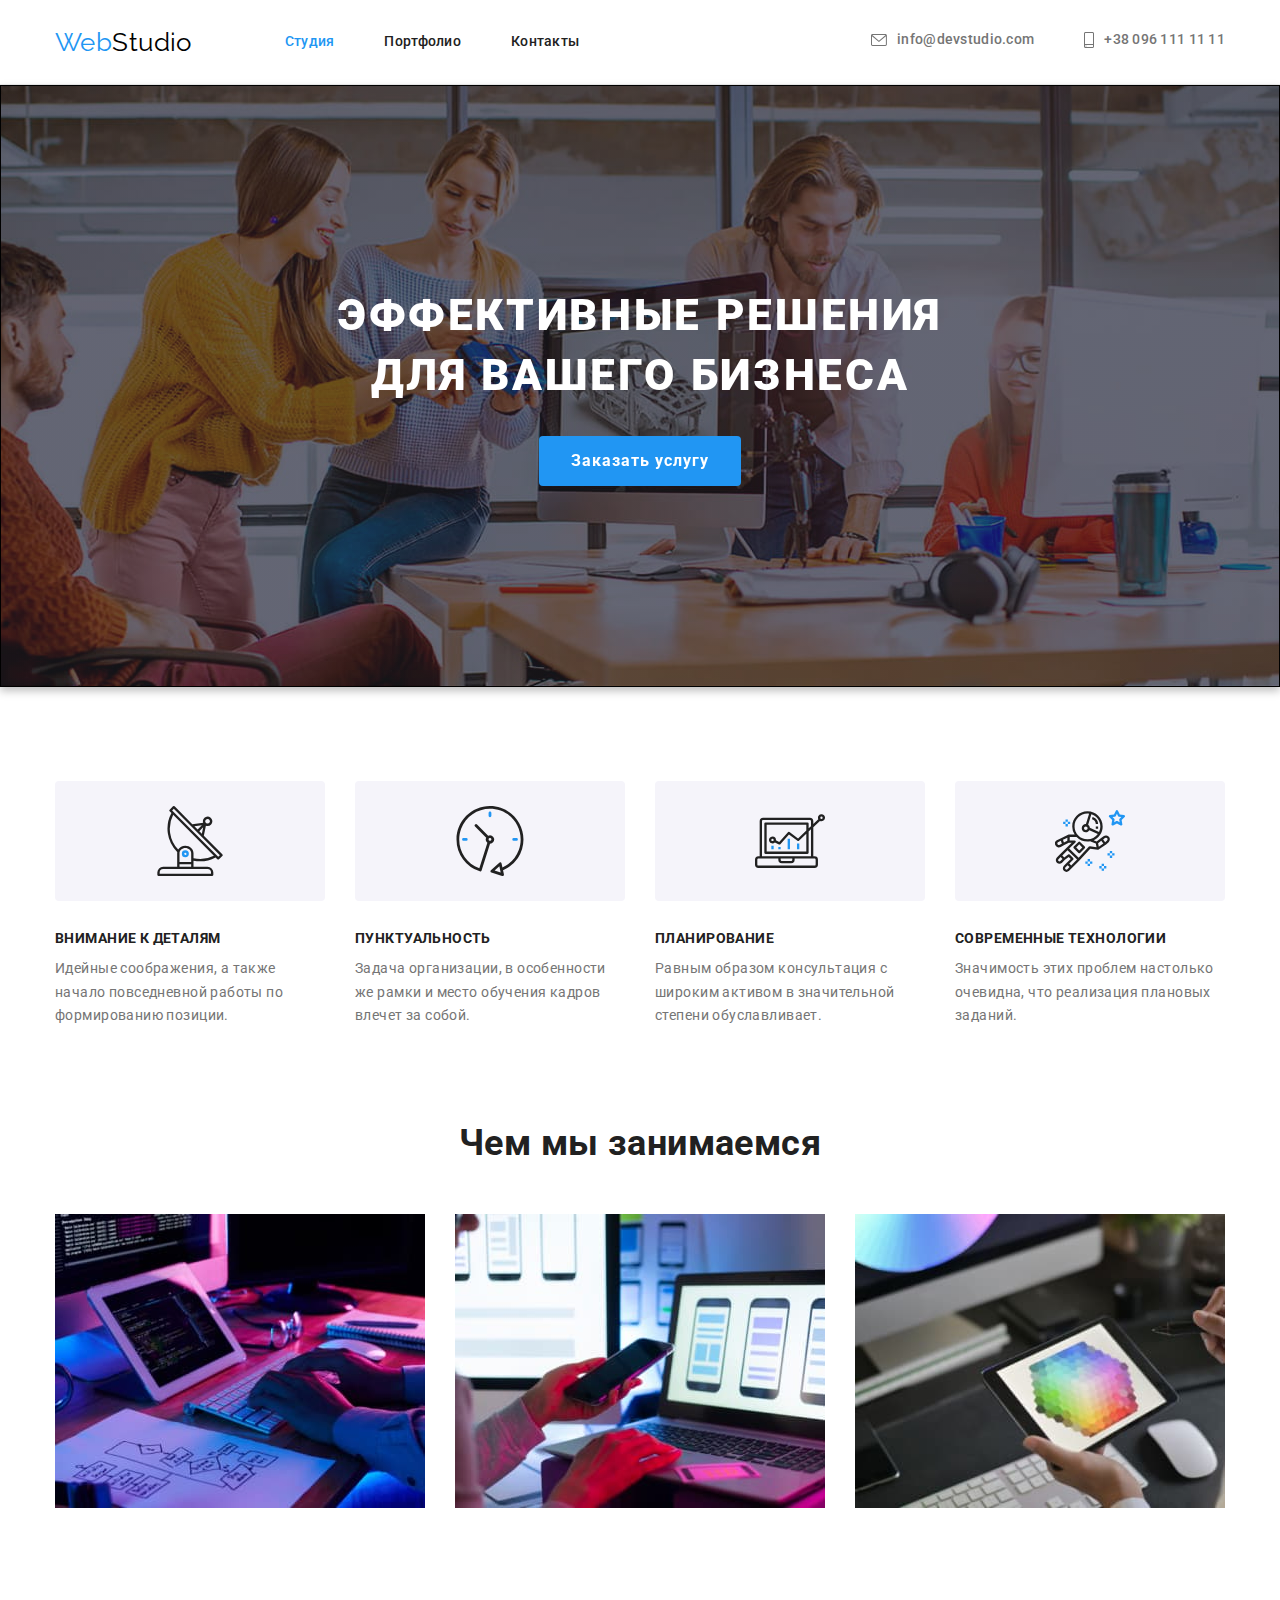
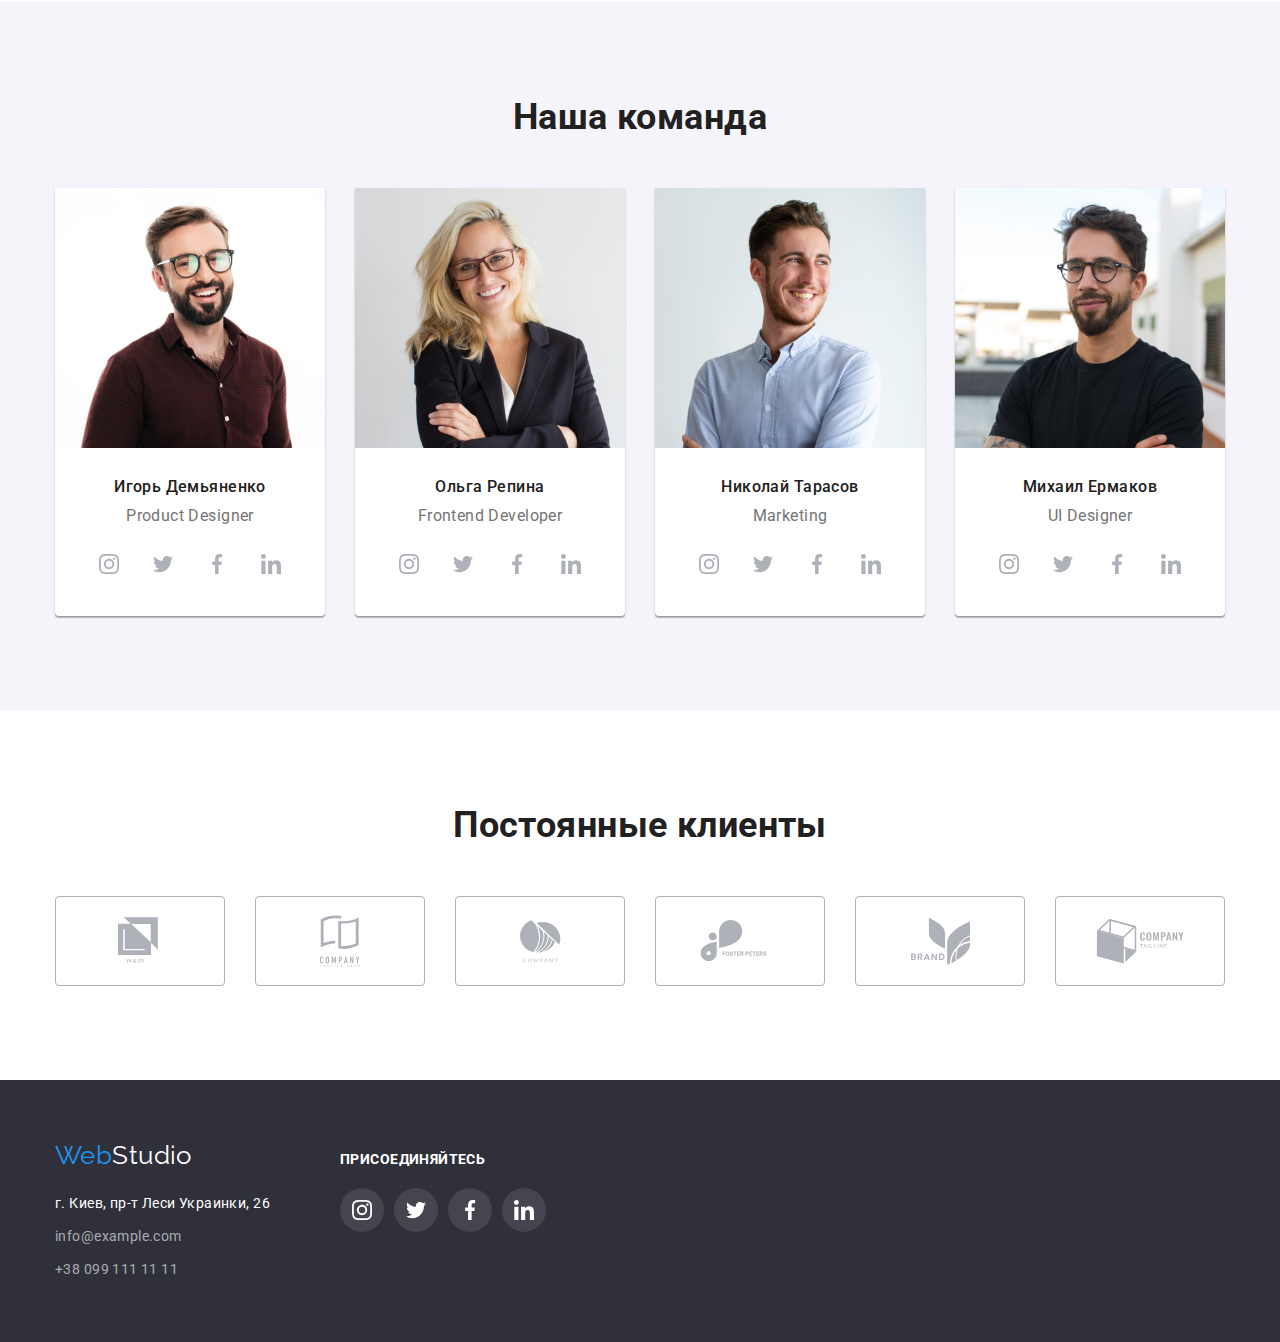
<file: index.html>
<!DOCTYPE html>
<html lang="ru">
<head>
    <meta charset="UTF-8">
    <meta http-equiv="X-UA-Compatible" content="IE=edge">
    <meta name="viewport" content="width=device-width, initial-scale=1.0">
    <title>Студия</title>
    <link rel="preconnect" href="https://fonts.gstatic.com">
    <link href="https://fonts.googleapis.com/css2?family=Raleway:wght@700&family=Roboto:wght@400;500;700;900&display=swap"
        rel="stylesheet">
    <link rel="stylesheet" href="https://cdnjs.cloudflare.com/ajax/libs/modern-normalize/0.2.0/modern-normalize.min.css">
    <link rel="stylesheet" href="./css/styles.css">
</head>
<body>
    <header class="header">
        <div class="container">
        <nav class="main-nav">
            <a class="webstudio" href="./" lang="en">
                <span class="web">Web</span>Studio
            </a>
            <ul class="list site-nav">
                <li class="item"> <a class="link nav-link current" href="./index.html">Студия</a></li>
                <li class="item"> <a class="link nav-link" href="./portfolio.html">Портфолио</a></li>
                <li class="item"> <a class="link nav-link" href="">Контакты</a></li>
            </ul>
        
            <ul class="list auth-nav">
                <li class="item">
                    <a class="link nav-link" href="mailto:info@devstudio.com">
                        <div class="auth-nav-item">
                            <svg class="auth-nav-icon" width="16" height="12">
                                <use href="./images/icons.svg#icon-mail"></use>
                            </svg>
                            info@devstudio.com
                        </div>
                    </a>
                </li>
                <li class="item">
                    <a class="link nav-link" href="tel:+380961111111">
                        <div class="auth-nav-item">
                            <svg class="auth-nav-icon" width="10" height="16">
                                <use href="./images/icons.svg#icon-tel"></use>
                            </svg>          
                            +38 096 111 11 11
                        </div>
                    </a>
                </li>
            </ul>
        </nav>
        </div>
    </header>

    <main>
        <!-- Главная секция -->
        <section class="dark-bg hero">
            <div class="hero-content">
                <h1 class="page-title" >Эффективные решения для вашего бизнеса</h1>
                <button class="button" type="button">Заказать услугу</button>
            </div>
        </section>

        <!-- Cекция о преимуществах -->
        <section class="section">
            <div class="container">
                <h2 class="visually-hidden">Наши преимущества</h2>
                <ul class="list grid">
                    <li class="grid-item advantage-item">
                        <div class="icon-box">
                            <svg width="70" height="70">
                                <use href="./images/icons.svg#icon-antenna"></use>
                            </svg>
                        </div>
                        <h3 class="advantage-title">Внимание к деталям</h3>
                        <p>Идейные соображения, а также начало повседневной работы по формированию позиции.</p> 
                    </li>
                    <li class="grid-item advantage-item">
                        <div class="icon-box">
                            <svg width="70" height="70">
                                <use href="./images/icons.svg#icon-clock"></use>
                            </svg>
                        </div>
                        <h3 class="advantage-title">Пунктуальность</h3>
                        <p>Задача организации, в особенности же рамки и место обучения кадров влечет за собой.</p>
                    </li>
                    <li class="grid-item advantage-item">
                        <div class="icon-box">
                            <svg width="70" height="70">
                                <use href="./images/icons.svg#icon-diagram"></use>
                            </svg>
                        </div>
                        <h3 class="advantage-title">Планирование</h3>
                        <p>Равным образом консультация с широким активом в значительной степени обуславливает.</p>
                    </li>
                    <li class="grid-item advantage-item">
                        <div class="icon-box">
                            <svg width="70" height="70">
                                <use href="./images/icons.svg#icon-astronaut"></use>
                            </svg>
                        </div>
                        <h3 class="advantage-title">Современные технологии</h3>
                        <p>Значимость этих проблем настолько очевидна, что реализация плановых заданий.</p>
                    </li>
                </ul>
            </div>
        </section>

        <!-- Cекция Чем мы занимаемся -->
        <section class="work section">
            <div class="container">
            <h2 class="section-title">Чем мы занимаемся</h2>
            <ul class="list grid">
                <li class="grid-item work-item">
                    <a class="link" href="">
                        <img src="./images/what-we-do/img1.jpg" width="370" height="294" alt="Человек пишет на клавиатуре">
                    </a>
                </li>
                <li class="grid-item work-item">
                    <a class="link" href="">
                        <img src="./images/what-we-do/img2.jpg" width="370" height="294" alt="Человек держит телефон работая за ноутбуком">
                    </a>
                </li>
                <li class="grid-item work-item">
                    <a class="link" href="">
                        <img src="./images/what-we-do/img3.jpg" width="370" height="294" alt="Человек выбирает цвета на планшете">
                    </a>
                </li>
            </ul>
            </div>
        </section>

        <!-- Cекция о Нашей команде -->
        <section class="section team">
            <div class="container">
                <h2 class="section-title">Наша команда</h2>
                <ul class="list grid">
                    <li class="team-member grid-item">
                        <img src="./images/our-team/img1.jpg" width="270" height="260" alt="Дизайнер Игорь Демьяненко">
                        <h3 class="name">Игорь Демьяненко</h3>
                        <p lang="en">Product Designer</p>
                        <ul class="list social-icons">
                            <li class="social-icons-item">
                                <a href="" class="social-icons-link" target="_blank" rel="noopener noreferrer">
                                    <svg class="icon">
                                        <use href="./images/icons.svg#icon-instagram "></use>
                                    </svg>
                                </a>
                            </li>
                            <li class="social-icons-item">
                                <a href="" class="social-icons-link" target="_blank" rel="noopener noreferrer">
                                    <svg class="icon">
                                        <use href="./images/icons.svg#icon-twitter"></use>
                                    </svg>
                                </a>
                            </li>
                            <li class="social-icons-item">
                                <a href="" class="social-icons-link" target="_blank" rel="noopener noreferrer">
                                    <svg class="icon">
                                        <use href="./images/icons.svg#icon-facebook"></use>
                                    </svg>
                                </a>
                            </li>
                            <li class="social-icons-item">
                                <a href="" class="social-icons-link" target="_blank" rel="noopener noreferrer">
                                    <svg class="icon">
                                        <use href="./images/icons.svg#icon-linkedin"></use>
                                    </svg>
                                </a>
                            </li>
                        </ul>
                    </li>
                    <li class="team-member grid-item">
                        <img src="./images/our-team/img2.jpg" width="270" height="260" alt="Разработчик Ольга Репина">
                        <h3 class="name">Ольга Репина</h3>
                        <p lang="en">Frontend Developer</p>
                        <ul class="list social-icons">
                            <li class="social-icons-item">
                                <a href="" class="social-icons-link" target="_blank" rel="noopener noreferrer">
                                    <svg class="icon">
                                        <use href="./images/icons.svg#icon-instagram "></use>
                                    </svg>
                                </a>
                            </li>
                            <li class="social-icons-item">
                                <a href="" class="social-icons-link" target="_blank" rel="noopener noreferrer">
                                    <svg class="icon">
                                        <use href="./images/icons.svg#icon-twitter"></use>
                                    </svg>
                                </a>
                            </li>
                            <li class="social-icons-item">
                                <a href="" class="social-icons-link" target="_blank" rel="noopener noreferrer">
                                    <svg class="icon">
                                        <use href="./images/icons.svg#icon-facebook"></use>
                                    </svg>
                                </a>
                            </li>
                            <li class="social-icons-item">
                                <a href="" class="social-icons-link" target="_blank" rel="noopener noreferrer">
                                    <svg class="icon">
                                        <use href="./images/icons.svg#icon-linkedin"></use>
                                    </svg>
                                </a>
                            </li>
                        </ul>
                    </li>
                    <li class="team-member grid-item">
                        <img src="./images/our-team/img3.jpg" width="270" height="260" alt="Маркетолог Николай Тарасов">
                        <h3 class="name">Николай Тарасов</h3>
                        <p lang="en">Marketing</p>
                        <ul class="list social-icons">
                            <li class="social-icons-item">
                                <a href="" class="social-icons-link" target="_blank" rel="noopener noreferrer">
                                    <svg class="icon">
                                        <use href="./images/icons.svg#icon-instagram "></use>
                                    </svg>
                                </a>
                            </li>
                            <li class="social-icons-item">
                                <a href="" class="social-icons-link" target="_blank" rel="noopener noreferrer">
                                    <svg class="icon">
                                        <use href="./images/icons.svg#icon-twitter"></use>
                                    </svg>
                                </a>
                            </li>
                            <li class="social-icons-item">
                                <a href="" class="social-icons-link" target="_blank" rel="noopener noreferrer">
                                    <svg class="icon">
                                        <use href="./images/icons.svg#icon-facebook"></use>
                                    </svg>
                                </a>
                            </li>
                            <li class="social-icons-item">
                                <a href="" class="social-icons-link" target="_blank" rel="noopener noreferrer">
                                    <svg class="icon">
                                        <use href="./images/icons.svg#icon-linkedin"></use>
                                    </svg>
                                </a>
                            </li>
                        </ul>
                    </li>
                    <li class="team-member grid-item">
                        <img src="./images/our-team/img4.jpg" width="270" height="260" alt="Дизайнер Михаил Ермаков">
                        <h3 class="name">Михаил Ермаков</h3>
                        <p lang="en">UI Designer</p>
                        <ul class="list social-icons">
                            <li class="social-icons-item">
                                <a href="" class="social-icons-link" target="_blank" rel="noopener noreferrer">
                                    <svg class="icon">
                                        <use href="./images/icons.svg#icon-instagram "></use>
                                    </svg>
                                </a>
                            </li>
                            <li class="social-icons-item">
                                <a href="" class="social-icons-link" target="_blank" rel="noopener noreferrer">
                                    <svg class="icon">
                                        <use href="./images/icons.svg#icon-twitter"></use>
                                    </svg>
                                </a>
                            </li>
                            <li class="social-icons-item">
                                <a href="" class="social-icons-link" target="_blank" rel="noopener noreferrer">
                                    <svg class="icon">
                                        <use href="./images/icons.svg#icon-facebook"></use>
                                    </svg>
                                </a>
                            </li>
                            <li class="social-icons-item">
                                <a href="" class="social-icons-link" target="_blank" rel="noopener noreferrer">
                                    <svg class="icon">
                                        <use href="./images/icons.svg#icon-linkedin"></use>
                                    </svg>
                                </a>
                            </li>
                        </ul>
                    </li>
                </ul>
            </div>
        </section>
        <!--Секция о Клиентах-->
        <section class="section">
            <div class="container">
                <h2 class="section-title">Постоянные клиенты</h2>
                <ul class="list grid">
                    <li class="grid-item company-item">
                        <a class="company-link link" href="" target="_blank" rel="noopener noreferrer">
                            <svg class="company-logo" width="44" height="49">
                                <use href="./images/icons.svg#icon-firstcompany"></use>
                            </svg>
                        </a>
                    </li>
                    <li class="grid-item company-item">
                        <a  class="company-link link" href="" target="_blank" rel="noopener noreferrer">
                                <svg class="company-logo" width="40" height="52">
                                    <use href="./images/icons.svg#icon-secondcompany"></use>
                                </svg>
                        </a>
                    </li>
                    <li class="grid-item company-item">
                        <a  class="company-link link" href="" target="_blank" rel="noopener noreferrer">
                                <svg class="company-logo" width="41" height="43">
                                    <use href="./images/icons.svg#icon-thirdcompany"></use>
                                </svg>
                        </a>
                    </li>
                    <li class="grid-item company-item">
                        <a  class="company-link link" href="" target="_blank" rel="noopener noreferrer">
                                <svg class="company-logo" width="80" height="42">
                                    <use href="./images/icons.svg#icon-fourthcompany"></use>
                                </svg>
                        </a>
                    </li>
                    <li class="grid-item company-item">
                        <a  class="company-link link" href="" target="_blank" rel="noopener noreferrer">
                                <svg class="company-logo" width="59" height="47">
                                    <use href="./images/icons.svg#icon-fifthcompany"></use>
                                </svg>
                        </a>
                    </li>
                    <li class="grid-item company-item">
                        <a  class="company-link link" href="" target="_blank" rel="noopener noreferrer">
                                <svg class="company-logo" width="89" height="45">
                                    <use href="./images/icons.svg#icon-sixthcompany"></use>
                                </svg>
                        </a>
                    </li>
                </ul>
            </div>
        </section>
    </main>

    <footer class="dark-bg footer">
        <div class="container footer-box">
            <div>
                <a class="webstudio" href="./" lang="en">
                <span class="web">Web</span><span class="studio">Studio</span>
                </a>
                <address class="address">
                    <ul class="list">
                        <li>
                            <a class="link map-link" href="https://goo.gl/maps/1BC2KQwBZv3AQeFU6" target="_blank" rel="noopener noreferrer">
                                г. Киев, пр-т Леси Украинки, 26</a>
                        </li>
                        <li class="contact-item">
                            <a class="link contact-link" href="mailto:info@example.com">info@example.com</a>
                        </li>
                        <li class="contact-item">
                            <a class="link contact-link" href="tel:+380991111111">+38 099 111 11 11</a>
                        </li>
                    </ul>
                </address>
            </div>

            <div class="join-box">
                <h3 class="advantage-title join-title">Присоединяйтесь</h3>
                <ul class="list social-icons">
                    <li class="social-icons-item">
                        <a href="" class="social-icons-link" target="_blank" rel="noopener noreferrer">
                            <svg class="icon">
                                <use href="./images/icons.svg#icon-instagram "></use>
                            </svg>
                        </a>
                    </li>
                    <li class="social-icons-item">
                        <a href="" class="social-icons-link" target="_blank" rel="noopener noreferrer">
                            <svg class="icon">
                                <use href="./images/icons.svg#icon-twitter"></use>
                            </svg>
                        </a>
                    </li>
                    <li class="social-icons-item">
                        <a href="" class="social-icons-link" target="_blank" rel="noopener noreferrer">
                            <svg class="icon">
                                <use href="./images/icons.svg#icon-facebook"></use>
                            </svg>
                        </a>
                    </li>
                    <li class="social-icons-item">
                        <a href="" class="social-icons-link" target="_blank" rel="noopener noreferrer">
                            <svg class="icon">
                                <use href="./images/icons.svg#icon-linkedin"></use>
                            </svg>
                        </a>
                    </li>
                </ul>

            </div>
        </div>
    </footer>
</body>
</html>
</file>
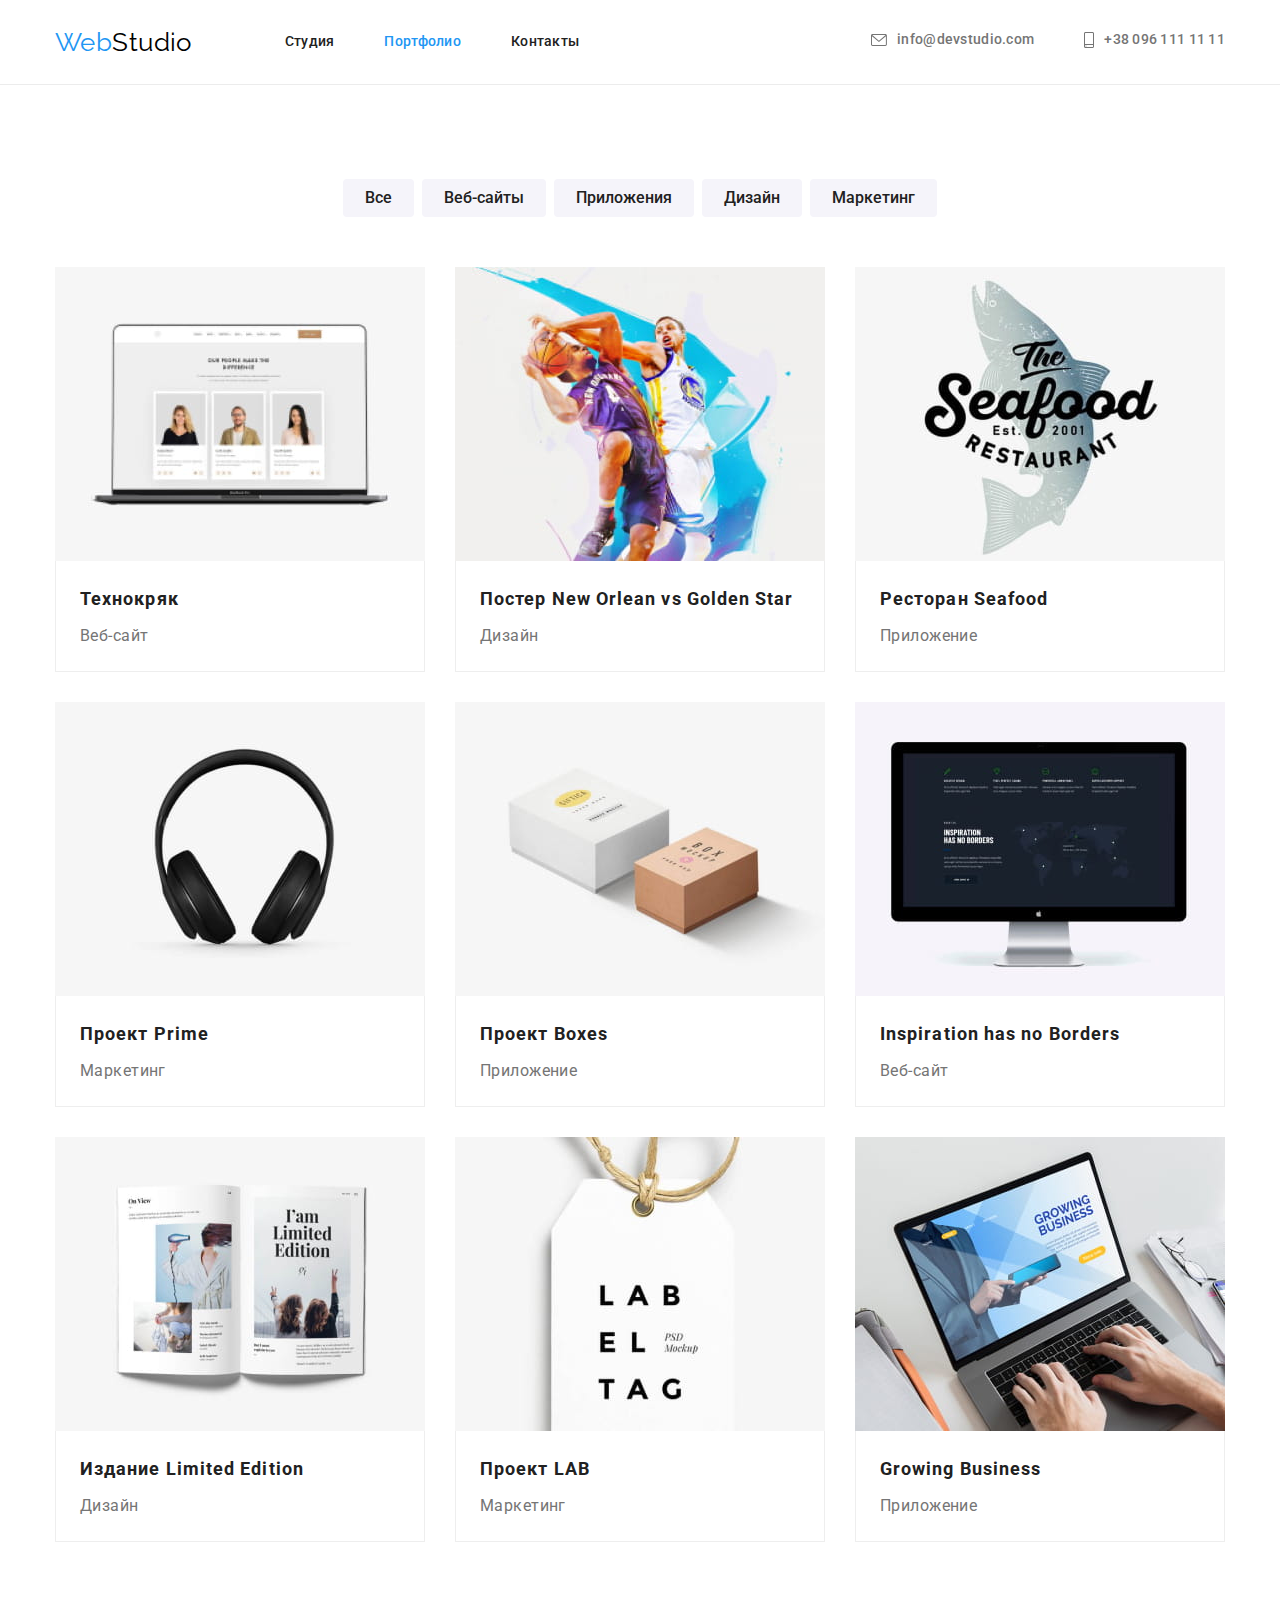
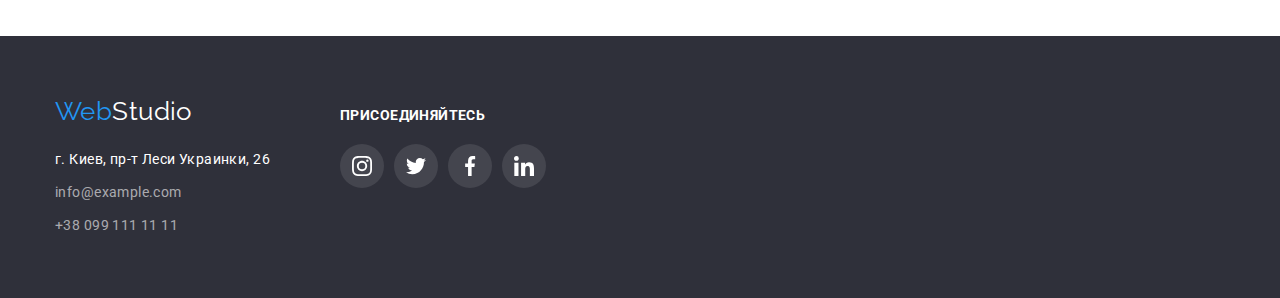
<file: portfolio.html>
<!DOCTYPE html>
<html lang="ru">

<head>
    <meta charset="UTF-8">
    <meta http-equiv="X-UA-Compatible" content="IE=edge">
    <meta name="viewport" content="width=device-width, initial-scale=1.0">
    <title>Студия</title>
    <link rel="preconnect" href="https://fonts.gstatic.com">
    <link
        href="https://fonts.googleapis.com/css2?family=Raleway:wght@700&family=Roboto:wght@400;500;700;900&display=swap"
        rel="stylesheet">
    <link rel="stylesheet"
        href="https://cdnjs.cloudflare.com/ajax/libs/modern-normalize/0.2.0/modern-normalize.min.css">
    <link rel="stylesheet" href="./css/styles.css">
</head>

<body>
    <header class="header">
        <div class="container">
            <nav class="main-nav">
                <a class="webstudio" href="./" lang="en">
                    <span class="web">Web</span>Studio
                </a>
                <ul class="list site-nav">
                    <li class="item"> <a class="link nav-link" href="./index.html">Студия</a></li>
                    <li class="item"> <a class="link nav-link current" href="./portfolio.html">Портфолио</a></li>
                    <li class="item"> <a class="link nav-link" href="">Контакты</a></li>
                </ul>
    
                <ul class="list auth-nav">
                    <li class="item">
                        <a class="link nav-link" href="mailto:info@devstudio.com">
                            <div class="auth-nav-item">
                                <svg class="auth-nav-icon" width="16" height="12">
                                    <use href="./images/icons.svg#icon-mail"></use>
                                </svg>
                                info@devstudio.com
                            </div>
                        </a>
                    </li>
                    <li class="item">
                        <a class="link nav-link" href="tel:+380961111111">
                            <div class="auth-nav-item">
                                <svg class="auth-nav-icon" width="10" height="16">
                                    <use href="./images/icons.svg#icon-tel"></use>
                                </svg>
                                +38 096 111 11 11
                            </div>
                        </a>
                    </li>
                </ul>
            </nav>
        </div>
    </header>

    <main>
        <section class="section">
            <div class="container">
            <h1 class="visually-hidden">Наши работы</h1>
            <!--фильтр-->
            <ul class="list filter">
                <li class="filter-item"><button class="button-filter" type="button">Все</button></li>
                <li class="filter-item"><button class="button-filter" type="button">Веб-сайты</button></li>
                <li class="filter-item"><button class="button-filter" type="button">Приложения</button></li>
                <li class="filter-item"><button class="button-filter" type="button">Дизайн</button></li>
                <li class="filter-item"><button class="button-filter" type="button">Маркетинг</button></li>
            </ul>
            <!--примеры работ-->
            <ul class="cards list">
                <li class="card-item">
                    <a href="" class="card-link link">
                        <img src="./images/portfolio/img1.jpg" width="370" height="294" alt="Ноутбук с веб-сайтом Технокряк">
                        <div class="card-border">
                            <h2 class="card-name">Технокряк</h2>
                            <p class="card-type">Веб-сайт</p>
                        </div>
                    </a>
                </li>
                <li class="card-item">
                    <a href="" class="card-link link">
                        <img src="./images/portfolio/img2.jpg" width="370" height="294" alt="Два баскетболиста с мячом">
                        <div class="card-border">
                            <h2 class="card-name" lang="en">Постер New Orlean vs Golden Star</h2>
                            <p class="card-type">Дизайн</p>
                        </div>
                    </a>
                </li>
                <li class="card-item">
                    <a href="" class="card-link link">
                        <img src="./images/portfolio/img3.jpg" width="370" height="294" alt="Логотип ресторана Seafood в виде рыбы">
                        <div class="card-border">
                            <h2 class="card-name" lang="en">Ресторан Seafood</h2>
                            <p class="card-type">Приложение</p>
                        </div>
                    </a>
                </li>
                <li class="card-item">
                    <a href="" class="card-link link">
                        <img src="./images/portfolio/img4.jpg" width="370" height="294" alt="Черные наушники">
                        <div class="card-border">
                            <h2 class="card-name" lang="en">Проект Prime</h2>
                            <p class="card-type">Маркетинг</p>
                        </div>
                    </a>
                </li>
                <li class="card-item">
                    <a href="" class="card-link link">
                        <img src="./images/portfolio/img5.jpg" width="370" height="294" alt="Две коробки">
                        <div class="card-border">
                            <h2 class="card-name" lang="en">Проект Boxes</h2>
                            <p class="card-type">Приложение</p>
                        </div>
                    </a>
                </li>
                <li class="card-item">
                    <a href="" class="card-link link">
                        <img src="./images/portfolio/img6.jpg" width="370" height="294" alt="Компьютер с веб-сайтом Inspiration has no Borders">
                        <div class="card-border">
                            <h2 class="card-name" lang="en">Inspiration has no Borders</h2>
                            <p class="card-type">Веб-сайт</p>
                        </div>
                    </a>
                </li>
                <li class="card-item">
                    <a href="" class="card-link link">
                        <img src="./images/portfolio/img7.jpg" width="370" height="294" alt="Разворот издания Limited Edition">
                        <div class="card-border">
                            <h2 class="card-name" lang="en">Издание Limited Edition</h2>
                            <p class="card-type">Дизайн</p>
                        </div>
                    </a>
                </li>
                <li class="card-item">
                    <a href="" class="card-link link">
                        <img src="./images/portfolio/img8.jpg" width="370" height="294" alt="Надпись LAB EL TAG">
                        <div class="card-border">
                            <h2 class="card-name" lang="en">Проект LAB</h2>
                            <p class="card-type">Маркетинг</p>
                        </div>
                    </a>
                </li>
                <li class="card-item">
                    <a href="" class="card-link link">
                        <img src="./images/portfolio/img9.jpg" width="370" height="294" alt="Ноутбук с приложением Growing Business">
                        <div class="card-border">
                            <h2 class="card-name" lang="en">Growing Business</h2>
                            <p class="card-type">Приложение</p>
                        </div>
                    </a>
                </li>
            </ul>
            </div>
        </section>

    </main>

    <footer class="dark-bg footer">
        <div class="container footer-box">
            <div>
                <a class="webstudio" href="./" lang="en">
                    <span class="web">Web</span><span class="studio">Studio</span>
                </a>
                <address class="address">
                    <ul class="list">
                        <li>
                            <a class="link map-link" href="https://goo.gl/maps/1BC2KQwBZv3AQeFU6" target="_blank"
                                rel="noopener noreferrer">
                                г. Киев, пр-т Леси Украинки, 26</a>
                        </li>
                        <li class="contact-item">
                            <a class="link contact-link" href="mailto:info@example.com">info@example.com</a>
                        </li>
                        <li class="contact-item">
                            <a class="link contact-link" href="tel:+380991111111">+38 099 111 11 11</a>
                        </li>
                    </ul>
                </address>
            </div>
    
            <div class="join-box">
                <h3 class="advantage-title join-title">Присоединяйтесь</h3>
                <ul class="list social-icons">
                    <li class="social-icons-item">
                        <a href="" class="social-icons-link" target="_blank" rel="noopener noreferrer">
                            <svg class="icon">
                                <use href="./images/icons.svg#icon-instagram "></use>
                            </svg>
                        </a>
                    </li>
                    <li class="social-icons-item">
                        <a href="" class="social-icons-link" target="_blank" rel="noopener noreferrer">
                            <svg class="icon">
                                <use href="./images/icons.svg#icon-twitter"></use>
                            </svg>
                        </a>
                    </li>
                    <li class="social-icons-item">
                        <a href="" class="social-icons-link" target="_blank" rel="noopener noreferrer">
                            <svg class="icon">
                                <use href="./images/icons.svg#icon-facebook"></use>
                            </svg>
                        </a>
                    </li>
                    <li class="social-icons-item">
                        <a href="" class="social-icons-link" target="_blank" rel="noopener noreferrer">
                            <svg class="icon">
                                <use href="./images/icons.svg#icon-linkedin"></use>
                            </svg>
                        </a>
                    </li>
                </ul>
    
            </div>
        </div>
    </footer>
    </body>
    
    </html>
</file>
<file: css/styles.css>
:root {
  --main-text-color: #757575;
  --dark-bg-text-color: #ffffff;
  --light-bg-text-color: #000000;
  --accent-color: #2196f3;
  --button-accent-color: #188ce8;
  --title-color: #212121;
  --dark-bg-color: #2f303a;
  --light-bg-color: #e5e5e5;
  --button-filter-bg-color: #f5f4fa;
  --team-bg-color: #f5f4fa;
  --logo-font: 'Raleway', sans-serif;
  --border-color: #ececec;
  --card-border-color: #eeeeee;
  --company-logo-color: #afb1b8;
  --grid-item: 1;
}

html {
  box-sizing: border-box;
}

*,
*::after,
*::before {
  box-sizing: inherit;
}

body {
  font-family: 'Roboto', sans-serif;
  font-size: 14px;
  line-height: 1.71;
  letter-spacing: 0.03em;
  color: var(--main-text-color);
}

h1,
h2,
h3,
h4,
h5,
h6,
p {
  margin-top: 0;
  margin-bottom: 0;
}

img {
  display: block;
  max-width: 100%;
  height: auto;
}

address {
  font-style: normal;
}

.visually-hidden {
  position: absolute !important;
  clip: rect(1px 1px 1px 1px);
  clip: rect(1px, 1px, 1px, 1px);
  padding: 0 !important;
  border: 0 !important;
  height: 1px !important;
  width: 1px !important;
  overflow: hidden;
}

.link,
.webstudio {
  text-decoration: none;
  color: inherit;
}

.link:hover,
.link:focus {
  color: var(--accent-color);
}

.list {
  list-style: none;
  padding-left: 0;
  margin: 0;
}

.container {
  width: 1200px;
  padding-left: 15px;
  padding-right: 15px;
  margin-left: auto;
  margin-right: auto;
}

.grid {
  display: flex;
  flex-wrap: wrap;
  margin-left: -30px;
}

.grid-item {
  margin-left: 30px;
  flex-basis: calc((100% - 30px * var(--grid-item)) / var(--grid-item));
}

.button {
  display: inline-block;
  border-radius: 4px;
  padding: 10px 32px;
  min-width: 200px;
  border: 0;

  font-weight: 700;
  font-size: 16px;
  line-height: 1.875;
  letter-spacing: 0.06em;
  color: var(--dark-bg-text-color);
  background-color: var(--accent-color);
  cursor: pointer;
}

.button:hover,
.button:focus {
  background-color: var(--button-accent-color);
}

.header {
  border-bottom: 1px solid var(--border-color);
}

.main-nav {
  display: flex;
  align-items: center;
}

.webstudio {
  font-family: var(--logo-font);
  font-size: 26px;
  line-height: 1.19;
  color: var(--light-bg-text-color);
}
.web {
  color: var(--accent-color);
}

.site-nav {
  display: flex;
  margin-left: 93px;
}

.site-nav .item:not(:last-child) {
  margin-right: 50px;
}

.site-nav .link.current {
  color: var(--accent-color);
}

.nav-link {
  display: block;
  padding-top: 32px;
  padding-bottom: 32px;

  font-weight: 500;
  line-height: 1.14;
  letter-spacing: 0.02em;
}

nav .nav-link {
  color: var(--title-color);
}

.auth-nav {
  display: flex;
  margin-left: auto;
}

.auth-nav-item {
  display: inline-flex;
  align-items: center;
}

.auth-nav .nav-link {
  color: var(--main-text-color);
}

.auth-nav .nav-link:hover,
.auth-nav .nav-link:focus {
  color: var(--accent-color);
}

.auth-nav .item:not(:last-child) {
  margin-right: 50px;
}

.auth-nav-icon {
  margin-right: 10px;
  fill: currentColor;
}

.hero {
  text-align: center;
  padding: 200px 0;
  max-width: 1600px;
  min-height: 600px;
  margin-left: auto;
  margin-right: auto;
  background-image: linear-gradient(rgba(47, 48, 58, 0.4), rgba(47, 48, 58, 0.4)), url(../images/bg/hero.jpg);
  background-repeat: no-repeat;
  background-position: center;
  background-size: cover;
  border: 1px solid var(--light-bg-text-color);
  filter: drop-shadow(0px 4px 4px rgba(0, 0, 0, 0.25));
}

.hero-content {
  width: 696px;
  margin-left: auto;
  margin-right: auto;
}

.page-title {
  margin-bottom: 30px;
  text-align: center;
  font-weight: 900;
  font-size: 44px;
  line-height: 1.36;
  letter-spacing: 0.06em;
  text-transform: uppercase;
  color: var(--dark-bg-text-color);
}

.dark-bg {
  background-color: var(--dark-bg-color);
}

.section-title {
  margin-bottom: 50px;
  font-weight: 700;
  font-size: 36px;
  line-height: 1.167;
  text-align: center;
  color: var(--title-color);
}
.section {
  padding-top: 94px;
  padding-bottom: 94px;
}

.icon-box {
  display: flex;
  justify-content: center;
  align-items: center;
  margin-bottom: 30px;
  width: 270px;
  height: 120px;
  background-color: var(--button-filter-bg-color);
  border-radius: 4px;
}

.advantage-item {
  --grid-item: 4;
}

.advantage-title {
  margin-bottom: 10px;
  font-weight: 700;
  font-size: 14px;
  line-height: 1.14;
  text-transform: uppercase;
  color: var(--title-color);
}

.work {
  padding-top: 0;
}

.work-item {
  --grid-item: 3;
}

.team {
  background-color: var(--team-bg-color);
}

.team-member {
  padding-bottom: 30px;
  font-size: 16px;
  line-height: 1.186;
  text-align: center;
  --grid-item: 4;
  background-color: var(--dark-bg-text-color);
  box-shadow: 0px 1px 3px rgba(0, 0, 0, 0.12), 0px 1px 1px rgba(0, 0, 0, 0.14), 0px 2px 1px rgba(0, 0, 0, 0.2);
  border-radius: 0px 0px 4px 4px;
}

.team-member .name {
  margin-top: 30px;
  margin-bottom: 10px;
  font-weight: 500;
  font-size: 16px;
  color: var(--title-color);
}

.social-icons {
  display: inline-flex;
  margin-top: 16px;
}

.social-icons-item + .social-icons-item {
  margin-left: 10px;
}

.social-icons-link {
  display: flex;
  justify-content: center;
  align-items: center;
  width: 44px;
  height: 44px;
}

.social-icons .icon {
  width: 20px;
  height: 20px;
  fill: var(--company-logo-color);
}

.join-box .social-icons-link {
  background-color: rgba(255, 255, 255, 0.1);
  border-radius: 50%;
}

.join-box .icon {
  fill: var(--dark-bg-text-color);
}

.social-icons-link:hover,
.social-icons-link:focus {
  background-color: var(--accent-color);
  border-radius: 50%;
}

.social-icons-link:hover .icon,
.social-icons-link:focus .icon {
  fill: var(--dark-bg-text-color);
}

.footer {
  padding-top: 60px;
  padding-bottom: 60px;
}

.studio {
  color: var(--dark-bg-text-color);
}

.address {
  margin-top: 20px;
}

.map-link {
  color: var(--dark-bg-text-color);
}

.contact-item {
  margin-top: 9px;
}

.contact-link {
  color: rgba(255, 255, 255, 0.6);
}

.company-item {
  --grid-item: 6;
}

.company-link {
  display: flex;
  justify-content: center;
  align-items: center;
  width: 170px;
  height: 90px;
  border: 1px solid var(--company-logo-color);
  border-radius: 4px;
  fill: var(--company-logo-color);
}

.company-link:hover,
.company-link:focus {
  fill: var(--accent-color);
  border-color: var(--accent-color);
}

.footer-box {
  display: flex;
}

.join-box {
  margin-left: 70px;
  margin-top: 12px;
}

.join-title {
  margin-bottom: 20px;
  color: var(--dark-bg-text-color);
}

.join-box .social-icons {
  margin-top: 0;
}

/*Стили для страницы Портфолио*/
.filter {
  display: flex;
  justify-content: center;
  margin-bottom: 50px;
}

.filter-item:not(:last-child) {
  margin-right: 8px;
}

.button-filter {
  display: inline-block;
  padding: 6px 22px;
  border-radius: 4px;
  border: 0;

  font-weight: 500;
  font-size: 16px;
  line-height: 1.625;
  text-align: center;
  color: var(--title-color);
  cursor: pointer;
  background-color: var(--button-filter-bg-color);
}

.button-filter:hover,
.button-filter:focus {
  background-color: var(--accent-color);
  color: var(--dark-bg-text-color);
  box-shadow: 0px 3px 1px rgba(0, 0, 0, 0.1), 0px 1px 2px rgba(0, 0, 0, 0.08), 0px 2px 2px rgba(0, 0, 0, 0.12);
}

/*стили карточек*/
.cards {
  display: flex;
  flex-wrap: wrap;
}

.card-item {
  width: 370px;
  margin-right: 30px;
  margin-bottom: 30px;
}

.card-item:nth-child(3n) {
  margin-right: 0;
}

.card-item:nth-last-child(-n + 3) {
  margin-bottom: 0;
}

.card-border {
  padding: 20px 24px;
  border-right: 1px solid var(--card-border-color);
  border-bottom: 1px solid var(--card-border-color);
  border-left: 1px solid var(--card-border-color);
}

.card-name {
  /*margin-top: 20px;*/
  margin-bottom: 4px;
  font-weight: 700;
  font-size: 18px;
  line-height: 2;
  letter-spacing: 0.06em;
  color: var(--title-color);
}

.card-type {
  font-size: 16px;
  line-height: 1.875;
  color: var(--main-text-color);
}
.card-link {
  display: block;
}

.card-link:hover,
.card-link:focus {
  box-shadow: 0px 1px 1px rgba(0, 0, 0, 0.12), 0px 4px 4px rgba(0, 0, 0, 0.06), 1px 4px 6px rgba(0, 0, 0, 0.16);
}
</file>
